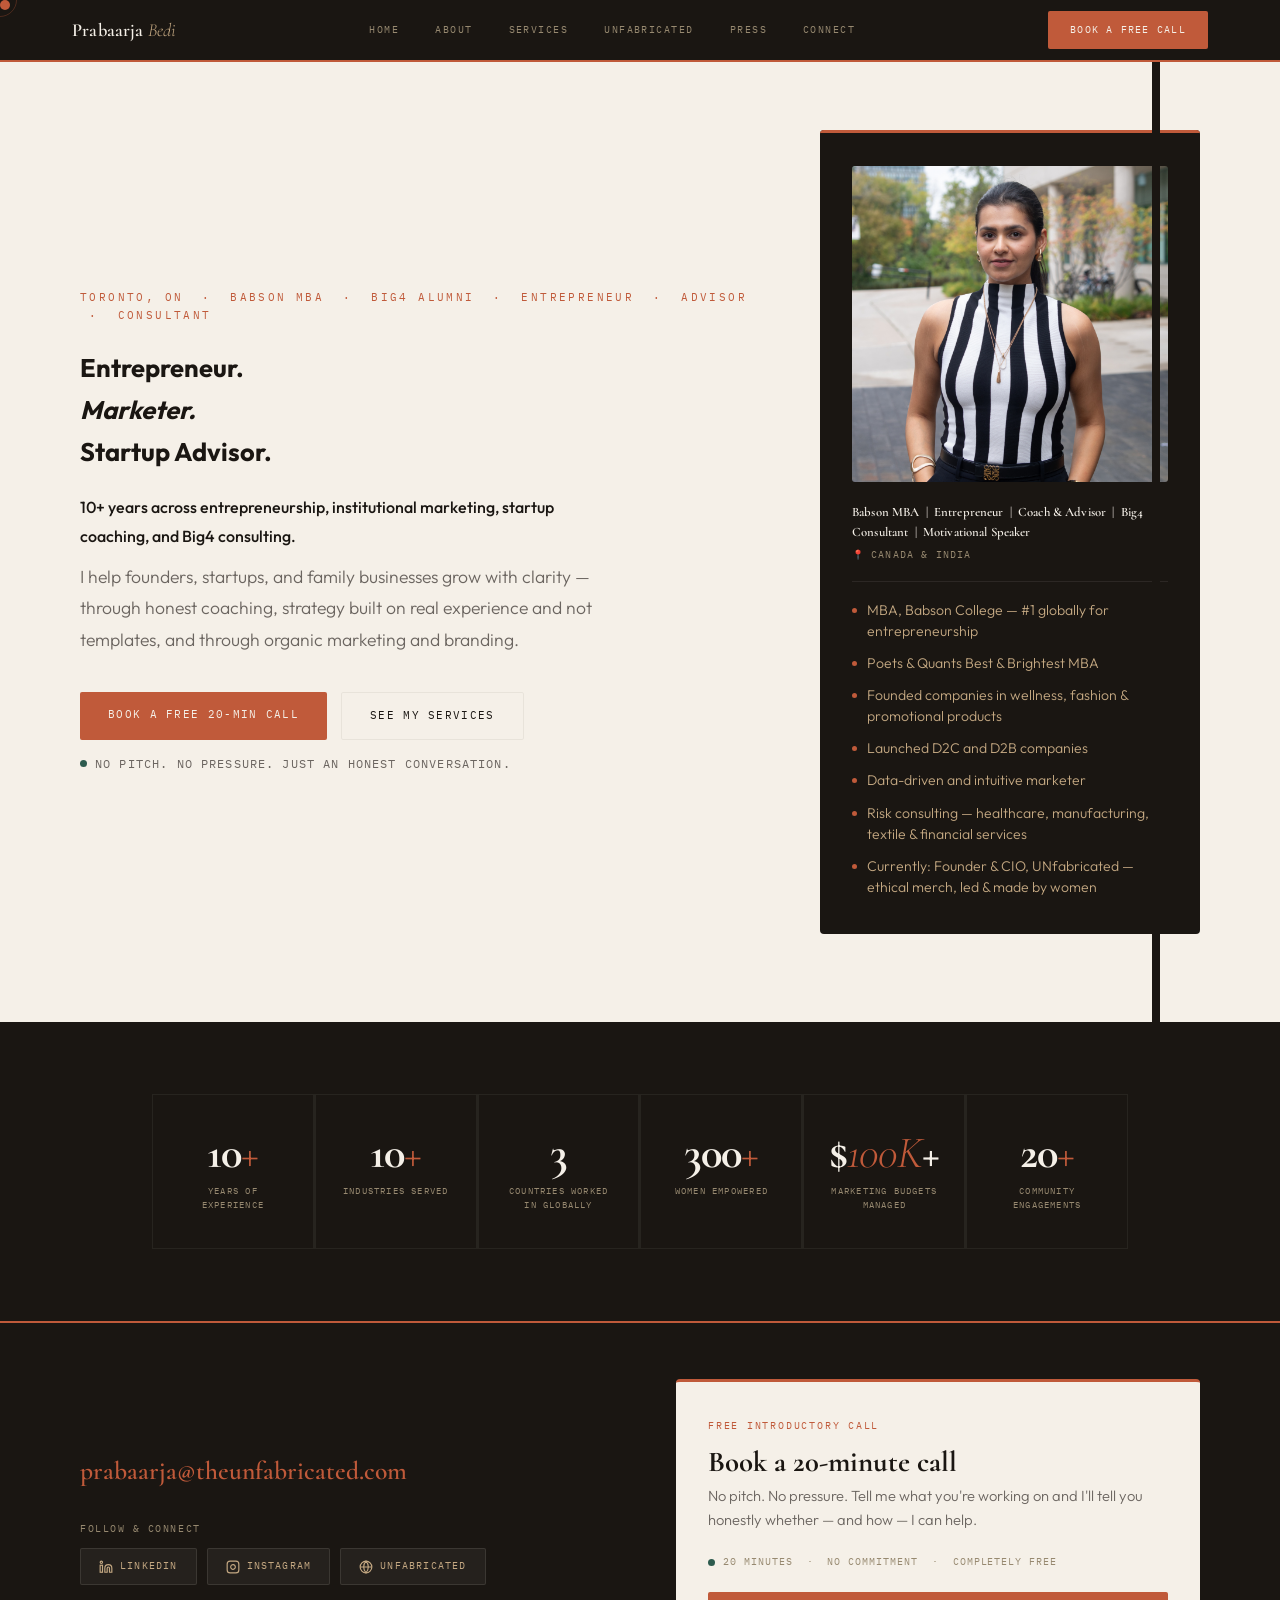
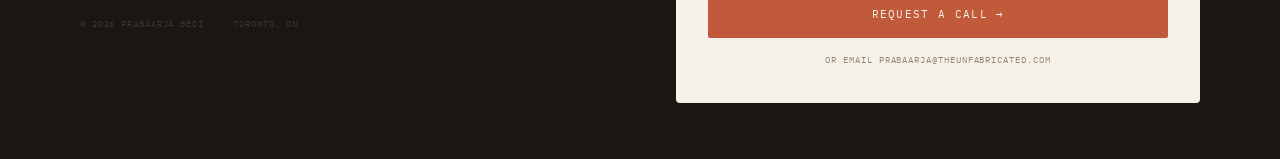
<file: index.html>
<!DOCTYPE html>
<html lang="en">
<head>
<meta charset="UTF-8">
<meta name="viewport" content="width=device-width, initial-scale=1.0">
<title>Prabaarja Bedi — Entrepreneur · Marketing Advisor · Startup Coach</title>
<link href="https://fonts.googleapis.com/css2?family=Cormorant:ital,wght@0,500;0,600;0,700;1,300;1,400&family=Outfit:wght@300;400;500;600&family=IBM+Plex+Mono:wght@300;400&display=swap" rel="stylesheet">
<style>
*, *::before, *::after { box-sizing: border-box; margin: 0; padding: 0; }
:root {
  --charcoal: #1A1612; --cream: #F5F0E8; --terra: #C05A3A; --forest: #2D5B4E;
  --sand: #C4A882; --blush: #F3E2D8; --sage-lt: #E8EFEC; --grey-60: #6B6560;
  --stone: #978970; --mist: #E8E3DA;
  --serif: 'Cormorant', Georgia, serif; --sans: 'Outfit', system-ui, sans-serif;
  --mono: 'IBM Plex Mono', monospace; --pad: 72px;
}
html { scroll-behavior: smooth; }
body { background: var(--cream); color: var(--charcoal); font-family: var(--sans); font-size: 17px; line-height: 1.65; -webkit-font-smoothing: antialiased; cursor: none; overflow-x: hidden; }
.cursor { width:10px;height:10px;background:var(--terra);border-radius:50%;position:fixed;top:0;left:0;pointer-events:none;z-index:9999;transition:transform 0.1s; }
.cursor-ring { width:34px;height:34px;border:1.5px solid var(--terra);border-radius:50%;position:fixed;top:0;left:0;pointer-events:none;z-index:9998;opacity:0.3;transition:transform 0.3s cubic-bezier(0.23,1,0.32,1); }
.cursor.big { transform:scale(2.4);background:var(--charcoal); }
.cursor-ring.big { opacity:0.1; }
nav { position:fixed;top:0;left:0;right:0;z-index:200;background:var(--charcoal);border-bottom:2px solid var(--terra);padding:0 var(--pad);display:flex;align-items:center;justify-content:space-between;height:62px; }
.nav-logo { font-family:var(--serif);font-size:1.15rem;font-weight:600;letter-spacing:0.01em;color:var(--cream);text-decoration:none; }
.nav-logo em { font-style:italic;font-weight:300;color:var(--sand); }
.nav-links { display:flex;gap:36px;align-items:center; }
.nav-links a { font-family:var(--mono);font-size:0.65rem;letter-spacing:0.14em;text-transform:uppercase;color:var(--stone);text-decoration:none;transition:color 0.2s; }
.nav-links a:hover, .nav-links a.active { color:var(--cream); }
.nav-cta { font-family:var(--mono);font-size:0.65rem;letter-spacing:0.12em;text-transform:uppercase;background:var(--terra);color:var(--cream);padding:10px 22px;border-radius:2px;text-decoration:none;transition:opacity 0.2s,transform 0.2s; }
.nav-cta:hover { opacity:0.88;transform:translateY(-1px); }
.btn-terra { font-family:var(--mono);font-size:0.68rem;letter-spacing:0.12em;text-transform:uppercase;padding:14px 28px;background:var(--terra);color:var(--cream);border-radius:2px;text-decoration:none;display:inline-block;transition:opacity 0.2s,transform 0.2s;border:none;cursor:none; }
.btn-terra:hover { opacity:0.88;transform:translateY(-2px); }
.btn-outline { font-family:var(--mono);font-size:0.68rem;letter-spacing:0.12em;text-transform:uppercase;padding:14px 28px;background:transparent;color:var(--charcoal);border:1px solid var(--mist);border-radius:2px;text-decoration:none;display:inline-block;transition:border-color 0.2s,color 0.2s;cursor:none; }
.btn-outline:hover { border-color:var(--charcoal); }
.reveal { opacity:0;transform:translateY(18px);transition:opacity 0.55s ease,transform 0.55s ease; }
.reveal.visible { opacity:1;transform:translateY(0); }
#home { min-height:100vh;padding:130px var(--pad) 88px;background:var(--cream);position:relative;overflow:hidden; }
#home::after { content:'';position:absolute;top:0;right:120px;width:8px;height:100%;background:var(--charcoal);opacity:1;pointer-events:none; }
.hero-inner { max-width:1120px;margin:0 auto;display:grid;grid-template-columns:1fr 380px;gap:72px;align-items:center; }
.hero-eyebrow { font-family:var(--mono);font-size:0.68rem;letter-spacing:0.22em;text-transform:uppercase;color:var(--terra);margin-bottom:22px;opacity:0;animation:up 0.5s 0.1s forwards; }
.hero h1 { font-family:var(--serif);font-weight:700;font-size:clamp(4rem,7.5vw,7.8rem);line-height:0.93;letter-spacing:-2px;color:var(--charcoal);opacity:0;animation:up 0.6s 0.25s forwards; }
.hero h1 em { font-style:italic;font-weight:300;color:var(--terra); }
.hero-sub { margin-top:28px;font-size:1.1rem;font-weight:300;line-height:1.8;color:var(--grey-60);max-width:520px;opacity:0;animation:up 0.5s 0.45s forwards; }
.hero-ctas { margin-top:36px;display:flex;gap:14px;flex-wrap:wrap;opacity:0;animation:up 0.5s 0.6s forwards; }
.free-call-badge { display:inline-flex;align-items:center;gap:8px;font-family:var(--mono);font-size:0.72rem;letter-spacing:0.1em;text-transform:uppercase;color:var(--grey-60);margin-top:14px; }
.badge-dot { width:7px;height:7px;border-radius:50%;background:var(--forest);flex-shrink:0;animation:pulse 2s ease-in-out infinite; }
@keyframes pulse { 0%,100%{opacity:1;} 50%{opacity:0.3;} }
.hero-card { background:var(--charcoal);border-radius:4px;padding:36px 32px;position:relative;overflow:hidden;opacity:0;animation:up 0.6s 0.5s forwards; }
.hero-card::before { content:'';position:absolute;top:0;left:0;right:0;height:3px;background:var(--terra); }
.hc-name { font-family:var(--serif);font-weight:600;font-size:1.25rem;color:var(--cream);margin-bottom:4px; }
.hc-title { font-family:var(--mono);font-size:0.6rem;letter-spacing:0.12em;text-transform:uppercase;color:var(--stone);margin-bottom:22px; }
.hc-divider { height:1px;background:rgba(245,240,232,0.08);margin-bottom:18px; }
.hc-item { display:flex;gap:10px;align-items:flex-start;margin-bottom:11px;font-size:0.88rem;font-weight:300;color:var(--sand);line-height:1.5; }
.hc-item:last-child { margin-bottom:0; }
.hc-dot { width:5px;height:5px;border-radius:50%;background:var(--terra);flex-shrink:0;margin-top:8px; }
@keyframes up { from{opacity:0;transform:translateY(14px);} to{opacity:1;transform:translateY(0);} }
#impact { background:var(--charcoal); }
.impact-wrap { max-width:1120px;margin:0 auto;padding:72px var(--pad); }
.impact-grid { display:grid;grid-template-columns:repeat(6,1fr);gap:1px;background:rgba(245,240,232,0.06); }
.impact-cell { background:var(--charcoal);padding:36px 24px;text-align:center;border:1px solid rgba(245,240,232,0.06);transition:background 0.2s; }
.impact-cell:hover { background:rgba(192,90,58,0.07); }
.impact-num { font-family:var(--serif);font-weight:700;font-size:2.8rem;color:var(--cream);line-height:1;letter-spacing:-1px;display:block; }
.impact-num em { font-style:italic;font-weight:300;color:var(--terra); }
.impact-lbl { font-family:var(--mono);font-size:0.58rem;letter-spacing:0.13em;text-transform:uppercase;color:var(--stone);display:block;margin-top:8px;line-height:1.5; }
footer { background:var(--charcoal);border-top:1px solid rgba(245,240,232,0.06);padding:22px var(--pad);display:flex;justify-content:space-between;align-items:center;flex-wrap:wrap;gap:12px; }
footer span { font-family:var(--mono);font-size:0.58rem;letter-spacing:0.1em;text-transform:uppercase;color:#3a3633; }
footer a { color:#3a3633;text-decoration:none;transition:color 0.2s; }
footer a:hover { color:var(--stone); }
.hero-photo { width:100%;border-radius:3px;display:block;aspect-ratio:1;object-fit:cover;object-position:top center;margin-bottom:20px; }
@media (max-width:1024px) { :root{--pad:40px;} .hero-inner{grid-template-columns:1fr;} .hero-card{display:none;} #home::after{display:none;} .impact-grid{grid-template-columns:repeat(3,1fr);} }
@media (max-width:640px) { :root{--pad:22px;} body{font-size:16px;} .impact-grid{grid-template-columns:1fr;} .nav-links{display:none;} footer{flex-direction:column;align-items:flex-start;} }
</style>
</head>
<body>
<div class="cursor" id="cursor"></div>
<div class="cursor-ring" id="ring"></div>

<nav>
  <a href="index.html" class="nav-logo">Prabaarja <em>Bedi</em></a>
  <div class="nav-links">
    <a href="index.html">Home</a>
    <a href="about.html">About</a>
    <a href="services.html">Services</a>
    <a href="unfabricated.html">UNfabricated</a>
    <a href="press.html">Press</a>
    <a href="contact.html">Connect</a>
  </div>
  <a href="https://calendly.com/prabaarjabedi/20min-discovery-call" class="nav-cta">Book a free call</a>
</nav>

<section id="home">
  <div class="hero-inner">
    <div>
      <p class="hero-eyebrow">Toronto, ON &nbsp;·&nbsp; Babson MBA &nbsp;·&nbsp; Big4 Alumni &nbsp;·&nbsp; Entrepreneur &nbsp;·&nbsp; Advisor &nbsp;·&nbsp; Consultant</p>
      <h1>
        Entrepreneur.<br>
        <em>Marketer.</em><br>
        Startup Advisor.
      </h1>
      <p class="hero-sub" style="font-size:1.0rem;font-weight:500;color:var(--charcoal);margin-bottom:10px;margin-top:20px;">
        10+ years across entrepreneurship, institutional marketing, startup coaching, and Big4 consulting.
      </p>
      <p class="hero-sub" style="margin-top:0;">
        I help founders, startups, and family businesses grow with clarity — through honest coaching,
        strategy built on real experience and not templates, and through organic marketing and branding.
      </p>
      <div class="hero-ctas">
        <a href="https://calendly.com/prabaarjabedi/20min-discovery-call" class="btn-terra">Book a free 20-min call</a>
        <a href="services.html" class="btn-outline">See my services</a>
      </div>
      <div class="free-call-badge">
        <div class="badge-dot"></div>
        No Pitch. No Pressure. Just an honest conversation.
      </div>
    </div>
    <div class="hero-card">
      <img src="images/headshot.jpg" alt="Prabaarja Bedi" class="hero-photo">
      <div class="hc-name" style="font-size:0.8rem;line-height:1.6;letter-spacing:0.01em;">Babson MBA &nbsp;|&nbsp; Entrepreneur &nbsp;|&nbsp; Coach &amp; Advisor &nbsp;|&nbsp; Big4 Consultant &nbsp;|&nbsp; Motivational Speaker</div>
      <div class="hc-title" style="display:flex;align-items:center;gap:6px;margin-bottom:18px;">
        <span style="color:var(--terra);">📍</span> Canada &amp; India
      </div>
      <div class="hc-divider"></div>
      <div class="hc-item"><div class="hc-dot"></div><span>MBA, Babson College — #1 globally for entrepreneurship</span></div>
      <div class="hc-item"><div class="hc-dot"></div><span>Poets &amp; Quants Best &amp; Brightest MBA</span></div>
      <div class="hc-item"><div class="hc-dot"></div><span>Founded companies in wellness, fashion &amp; promotional products</span></div>
      <div class="hc-item"><div class="hc-dot"></div><span>Launched D2C and D2B companies</span></div>
      <div class="hc-item"><div class="hc-dot"></div><span>Data-driven and intuitive marketer</span></div>
      <div class="hc-item"><div class="hc-dot"></div><span>Risk consulting — healthcare, manufacturing, textile &amp; financial services</span></div>
      <div class="hc-item"><div class="hc-dot"></div><span>Currently: Founder &amp; CIO, UNfabricated — ethical merch, led &amp; made by women</span></div>
    </div>
  </div>
</section>

<section id="impact">
  <div class="impact-wrap">
    <div class="impact-grid">
      <div class="impact-cell reveal"><span class="impact-num">10<em>+</em></span><span class="impact-lbl">Years of experience</span></div>
      <div class="impact-cell reveal"><span class="impact-num">10<em>+</em></span><span class="impact-lbl">Industries served</span></div>
      <div class="impact-cell reveal"><span class="impact-num">3</span><span class="impact-lbl">Countries worked in globally</span></div>
      <div class="impact-cell reveal"><span class="impact-num">300<em>+</em></span><span class="impact-lbl">Women empowered</span></div>
      <div class="impact-cell reveal"><span class="impact-num">$<em>100K</em>+</span><span class="impact-lbl">Marketing budgets managed</span></div>
      <div class="impact-cell reveal"><span class="impact-num">20<em>+</em></span><span class="impact-lbl">Community engagements</span></div>
    </div>
  </div>
</section>



<script>
const cur=document.getElementById('cursor'),rng=document.getElementById('ring');
let mx=0,my=0,rx=0,ry=0;
document.addEventListener('mousemove',e=>{mx=e.clientX;my=e.clientY;cur.style.transform=`translate(${mx-5}px,${my-5}px)`;});
(function loop(){rx+=(mx-rx)*0.1;ry+=(my-ry)*0.1;rng.style.transform=`translate(${rx-17}px,${ry-17}px)`;requestAnimationFrame(loop);})();
document.querySelectorAll('a,button').forEach(el=>{el.addEventListener('mouseenter',()=>{cur.classList.add('big');rng.classList.add('big');});el.addEventListener('mouseleave',()=>{cur.classList.remove('big');rng.classList.remove('big');});});
const obs=new IntersectionObserver(entries=>{entries.forEach(e=>{if(e.isIntersecting)e.target.classList.add('visible');});},{threshold:0.08});
document.querySelectorAll('.reveal').forEach(el=>obs.observe(el));
</script>
<!-- ── FOOTER ── -->
<footer style="background:var(--charcoal);border-top:2px solid var(--terra);padding:56px var(--pad);">
  <div style="max-width:1120px;margin:0 auto;display:grid;grid-template-columns:1fr 1fr;gap:72px;align-items:center;">
    <div>
      <a href="mailto:prabaarja@theunfabricated.com" style="font-family:var(--serif);font-size:1.6rem;font-weight:600;color:var(--terra);text-decoration:none;display:block;margin-bottom:28px;transition:color 0.2s;">prabaarja@theunfabricated.com</a>
      <div style="font-family:var(--mono);font-size:0.6rem;letter-spacing:0.16em;text-transform:uppercase;color:var(--stone);margin-bottom:12px;">Follow &amp; connect</div>
      <div style="display:flex;gap:10px;flex-wrap:wrap;">
        <a href="https://www.linkedin.com/in/prabaarjabedi/" target="_blank" style="font-family:var(--mono);font-size:0.62rem;letter-spacing:0.12em;text-transform:uppercase;padding:9px 18px;border-radius:2px;background:rgba(245,240,232,0.05);border:1px solid rgba(245,240,232,0.1);color:var(--sand);text-decoration:none;display:flex;align-items:center;gap:7px;transition:background 0.2s,border-color 0.2s;"><svg width="14" height="14" viewBox="0 0 24 24" fill="none" stroke="currentColor" stroke-width="2"><path d="M16 8a6 6 0 0 1 6 6v7h-4v-7a2 2 0 0 0-2-2 2 2 0 0 0-2 2v7h-4v-7a6 6 0 0 1 6-6z"/><rect x="2" y="9" width="4" height="12"/><circle cx="4" cy="4" r="2"/></svg>LinkedIn</a>
        <a href="https://instagram.com/unfabricated" target="_blank" style="font-family:var(--mono);font-size:0.62rem;letter-spacing:0.12em;text-transform:uppercase;padding:9px 18px;border-radius:2px;background:rgba(245,240,232,0.05);border:1px solid rgba(245,240,232,0.1);color:var(--sand);text-decoration:none;display:flex;align-items:center;gap:7px;transition:background 0.2s,border-color 0.2s;"><svg width="14" height="14" viewBox="0 0 24 24" fill="none" stroke="currentColor" stroke-width="2"><rect x="2" y="2" width="20" height="20" rx="5" ry="5"/><path d="M16 11.37A4 4 0 1 1 12.63 8 4 4 0 0 1 16 11.37z"/><line x1="17.5" y1="6.5" x2="17.51" y2="6.5"/></svg>Instagram</a>
        <a href="https://theunfabricated.com" target="_blank" style="font-family:var(--mono);font-size:0.62rem;letter-spacing:0.12em;text-transform:uppercase;padding:9px 18px;border-radius:2px;background:rgba(245,240,232,0.05);border:1px solid rgba(245,240,232,0.1);color:var(--sand);text-decoration:none;display:flex;align-items:center;gap:7px;transition:background 0.2s,border-color 0.2s;"><svg width="14" height="14" viewBox="0 0 24 24" fill="none" stroke="currentColor" stroke-width="2"><circle cx="12" cy="12" r="10"/><path d="M2 12h20M12 2a15.3 15.3 0 0 1 4 10 15.3 15.3 0 0 1-4 10 15.3 15.3 0 0 1-4-10 15.3 15.3 0 0 1 4-10z"/></svg>UNfabricated</a>
      </div>
      <div style="margin-top:32px;font-family:var(--mono);font-size:0.56rem;letter-spacing:0.1em;text-transform:uppercase;color:#3a3633;">&copy; 2026 Prabaarja Bedi &nbsp;·&nbsp; Toronto, ON</div>
    </div>
    <div>
      <div style="background:var(--cream);border-radius:4px;padding:36px 32px;border-top:3px solid var(--terra);">
        <span style="font-family:var(--mono);font-size:0.62rem;letter-spacing:0.18em;text-transform:uppercase;color:var(--terra);margin-bottom:12px;display:block;">Free introductory call</span>
        <div style="font-family:var(--serif);font-weight:700;font-size:1.8rem;color:var(--charcoal);margin-bottom:6px;line-height:1.1;">Book a 20-minute call</div>
        <div style="font-size:0.92rem;font-weight:300;color:var(--grey-60);line-height:1.65;margin-bottom:22px;">No pitch. No pressure. Tell me what you're working on and I'll tell you honestly whether — and how — I can help.</div>
        <div style="display:flex;align-items:center;gap:8px;font-family:var(--mono);font-size:0.6rem;letter-spacing:0.1em;text-transform:uppercase;color:var(--stone);margin-bottom:22px;"><div style="width:7px;height:7px;border-radius:50%;background:var(--forest);flex-shrink:0;"></div>20 minutes &nbsp;·&nbsp; No commitment &nbsp;·&nbsp; Completely free</div>
        <a href="https://calendly.com/prabaarjabedi/20min-discovery-call" style="font-family:var(--mono);font-size:0.68rem;letter-spacing:0.12em;text-transform:uppercase;padding:14px 28px;background:var(--terra);color:var(--cream);border-radius:2px;text-decoration:none;display:block;text-align:center;transition:opacity 0.2s;">Request a call →</a>
        <div style="margin-top:14px;text-align:center;font-family:var(--mono);font-size:0.58rem;letter-spacing:0.1em;text-transform:uppercase;color:var(--stone);">Or email prabaarja@theunfabricated.com</div>
      </div>
    </div>
  </div>
</footer>

</body>
</html>
</file>
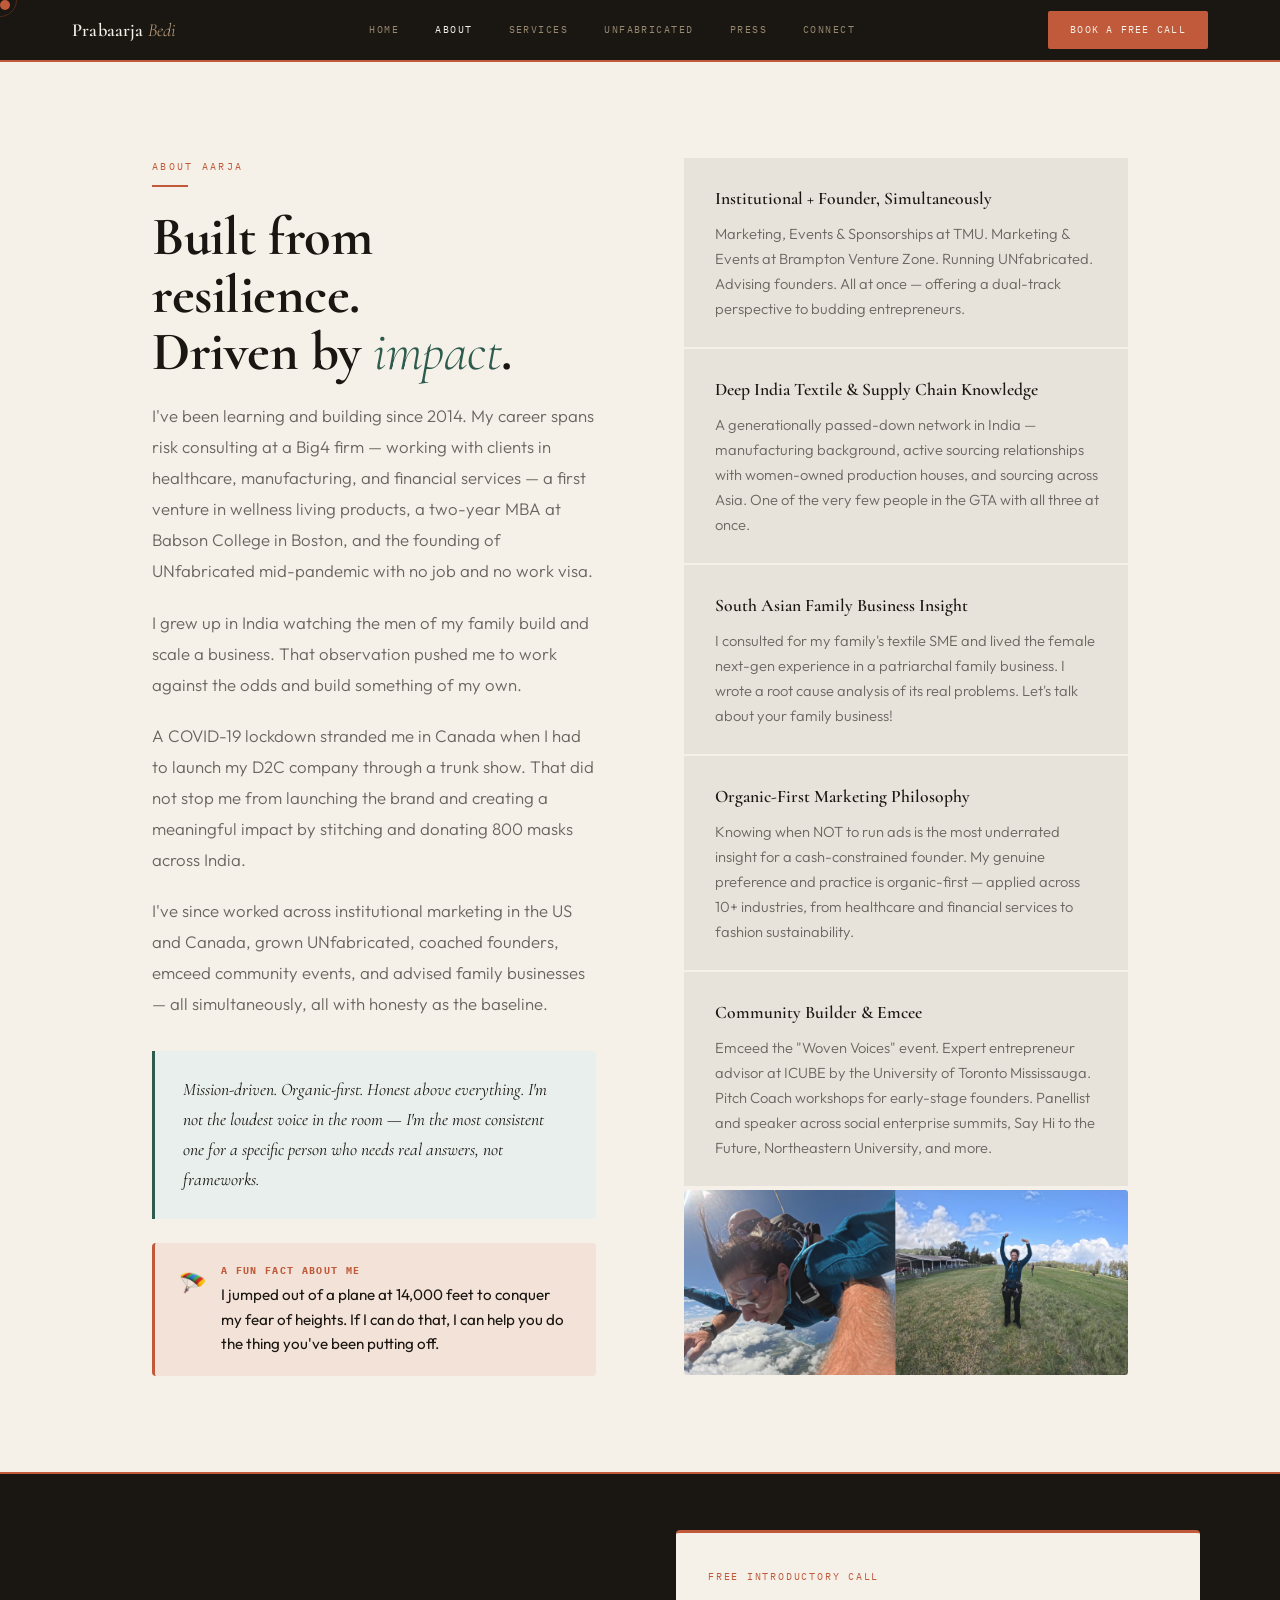
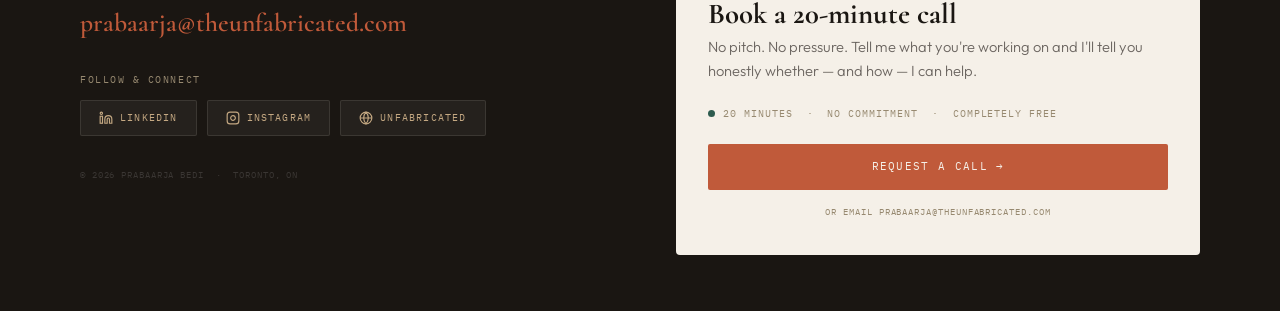
<file: about.html>
<!DOCTYPE html>
<html lang="en">
<head>
<meta charset="UTF-8">
<meta name="viewport" content="width=device-width, initial-scale=1.0">
<title>About — Prabaarja Bedi</title>
<link href="https://fonts.googleapis.com/css2?family=Cormorant:ital,wght@0,500;0,600;0,700;1,300;1,400&family=Outfit:wght@300;400;500;600&family=IBM+Plex+Mono:wght@300;400&display=swap" rel="stylesheet">
<style>
*, *::before, *::after { box-sizing: border-box; margin: 0; padding: 0; }
:root { --charcoal:#1A1612;--cream:#F5F0E8;--terra:#C05A3A;--forest:#2D5B4E;--sand:#C4A882;--blush:#F3E2D8;--sage-lt:#E8EFEC;--grey-60:#6B6560;--stone:#978970;--mist:#E8E3DA;--serif:'Cormorant',Georgia,serif;--sans:'Outfit',system-ui,sans-serif;--mono:'IBM Plex Mono',monospace;--pad:72px; }
html { scroll-behavior:smooth; }
body { background:var(--cream);color:var(--charcoal);font-family:var(--sans);font-size:17px;line-height:1.65;-webkit-font-smoothing:antialiased;cursor:none;overflow-x:hidden; }
.cursor { width:10px;height:10px;background:var(--terra);border-radius:50%;position:fixed;top:0;left:0;pointer-events:none;z-index:9999;transition:transform 0.1s; }
.cursor-ring { width:34px;height:34px;border:1.5px solid var(--terra);border-radius:50%;position:fixed;top:0;left:0;pointer-events:none;z-index:9998;opacity:0.3;transition:transform 0.3s cubic-bezier(0.23,1,0.32,1); }
.cursor.big { transform:scale(2.4);background:var(--charcoal); }
.cursor-ring.big { opacity:0.1; }
nav { position:fixed;top:0;left:0;right:0;z-index:200;background:var(--charcoal);border-bottom:2px solid var(--terra);padding:0 var(--pad);display:flex;align-items:center;justify-content:space-between;height:62px; }
.nav-logo { font-family:var(--serif);font-size:1.15rem;font-weight:600;letter-spacing:0.01em;color:var(--cream);text-decoration:none; }
.nav-logo em { font-style:italic;font-weight:300;color:var(--sand); }
.nav-links { display:flex;gap:36px;align-items:center; }
.nav-links a { font-family:var(--mono);font-size:0.65rem;letter-spacing:0.14em;text-transform:uppercase;color:var(--stone);text-decoration:none;transition:color 0.2s; }
.nav-links a:hover, .nav-links a.active { color:var(--cream); }
.nav-cta { font-family:var(--mono);font-size:0.65rem;letter-spacing:0.12em;text-transform:uppercase;background:var(--terra);color:var(--cream);padding:10px 22px;border-radius:2px;text-decoration:none;transition:opacity 0.2s,transform 0.2s; }
.nav-cta:hover { opacity:0.88;transform:translateY(-1px); }
.sec-wrap { max-width:1120px;margin:0 auto;padding:96px var(--pad); }
.sec-eyebrow { font-family:var(--mono);font-size:0.65rem;letter-spacing:0.22em;text-transform:uppercase;color:var(--terra);margin-bottom:10px;display:block; }
.sec-rule { width:36px;height:2px;background:var(--terra);margin-bottom:22px;display:block; }
.sec-title { font-family:var(--serif);font-weight:700;font-size:clamp(2.4rem,4.5vw,3.4rem);line-height:1.06;letter-spacing:-0.5px;color:var(--charcoal);margin-bottom:18px; }
.sec-title em { font-style:italic;font-weight:300;color:var(--terra); }
.sec-title.forest-em em { color:var(--forest); }
.reveal { opacity:0;transform:translateY(18px);transition:opacity 0.55s ease,transform 0.55s ease; }
.reveal.visible { opacity:1;transform:translateY(0); }
#about { background:var(--cream);padding-top:62px; }
.about-grid { display:grid;grid-template-columns:1fr 1fr;gap:88px;align-items:start; }
.about-body { font-size:1.05rem;font-weight:300;color:var(--grey-60);line-height:1.85;margin-bottom:20px; }
.about-pull { margin-top:32px;padding:24px 28px;border-left:3px solid var(--forest);background:var(--sage-lt);border-radius:0 4px 4px 0; }
.about-pull p { font-family:var(--serif);font-style:italic;font-size:1.1rem;font-weight:400;color:var(--charcoal);line-height:1.7; }
.fun-fact { margin-top:24px;padding:20px 24px;background:var(--blush);border-radius:4px;border-left:3px solid var(--terra);display:flex;gap:14px;align-items:flex-start; }
.fun-fact-icon { font-size:1.4rem;flex-shrink:0;margin-top:2px; }
.fun-fact p { font-size:0.95rem;font-weight:400;color:var(--charcoal);line-height:1.6; }
.fun-fact p strong { font-family:var(--mono);font-size:0.6rem;letter-spacing:0.14em;text-transform:uppercase;color:var(--terra);display:block;margin-bottom:5px; }
.about-cards { display:flex;flex-direction:column;gap:2px; }
.about-card { background:var(--mist);padding:26px 28px;border-left:3px solid transparent;transition:border-color 0.2s,background 0.2s; }
.about-card:hover { border-color:var(--terra);background:var(--blush); }
.about-card h3 { font-family:var(--serif);font-weight:600;font-size:1.1rem;color:var(--charcoal);margin-bottom:8px; }
.about-card p { font-size:0.92rem;font-weight:300;color:var(--grey-60);line-height:1.7; }
.about-skydive { width:100%;height:auto;display:block;border-radius:3px;margin-top:2px;opacity:0.92; }
footer { background:var(--charcoal);border-top:1px solid rgba(245,240,232,0.06);padding:22px var(--pad);display:flex;justify-content:space-between;align-items:center;flex-wrap:wrap;gap:12px; }
footer span { font-family:var(--mono);font-size:0.58rem;letter-spacing:0.1em;text-transform:uppercase;color:#3a3633; }
footer a { color:#3a3633;text-decoration:none;transition:color 0.2s; }
footer a:hover { color:var(--stone); }
@media (max-width:1024px) { :root{--pad:40px;} .about-grid{grid-template-columns:1fr;gap:44px;} }
@media (max-width:640px) { :root{--pad:22px;} body{font-size:16px;} .nav-links{display:none;} footer{flex-direction:column;align-items:flex-start;} }
</style>
</head>
<body>
<div class="cursor" id="cursor"></div>
<div class="cursor-ring" id="ring"></div>

<nav>
  <a href="index.html" class="nav-logo">Prabaarja <em>Bedi</em></a>
  <div class="nav-links">
    <a href="index.html">Home</a>
    <a href="about.html" class="active">About</a>
    <a href="services.html">Services</a>
    <a href="unfabricated.html">UNfabricated</a>
    <a href="press.html">Press</a>
    <a href="contact.html">Connect</a>
  </div>
  <a href="https://calendly.com/prabaarjabedi/20min-discovery-call" class="nav-cta">Book a free call</a>
</nav>

<section id="about">
  <div class="sec-wrap">
    <div class="about-grid">
      <div>
        <span class="sec-eyebrow">About Aarja</span>
        <span class="sec-rule"></span>
        <h2 class="sec-title forest-em">Built from<br>resilience.<br>Driven by <em>impact</em>.</h2>
        <p class="about-body">I've been learning and building since 2014. My career spans risk consulting at a Big4 firm — working with clients in healthcare, manufacturing, and financial services — a first venture in wellness living products, a two-year MBA at Babson College in Boston, and the founding of UNfabricated mid-pandemic with no job and no work visa.</p>
        <p class="about-body">I grew up in India watching the men of my family build and scale a business. That observation pushed me to work against the odds and build something of my own.</p>
        <p class="about-body">A COVID-19 lockdown stranded me in Canada when I had to launch my D2C company through a trunk show. That did not stop me from launching the brand and creating a meaningful impact by stitching and donating 800 masks across India.</p>
        <p class="about-body">I've since worked across institutional marketing in the US and Canada, grown UNfabricated, coached founders, emceed community events, and advised family businesses — all simultaneously, all with honesty as the baseline.</p>
        <div class="about-pull">
          <p>Mission-driven. Organic-first. Honest above everything. I'm not the loudest voice in the room — I'm the most consistent one for a specific person who needs real answers, not frameworks.</p>
        </div>
        <div class="fun-fact">
          <div class="fun-fact-icon">🪂</div>
          <p><strong>A fun fact about me</strong>I jumped out of a plane at 14,000 feet to conquer my fear of heights. If I can do that, I can help you do the thing you've been putting off.</p>
        </div>
      </div>
      <div class="about-cards" style="position:relative;">
        <div class="about-card reveal">
          <h3>Institutional + Founder, Simultaneously</h3>
          <p>Marketing, Events &amp; Sponsorships at TMU. Marketing &amp; Events at Brampton Venture Zone. Running UNfabricated. Advising founders. All at once — offering a dual-track perspective to budding entrepreneurs.</p>
        </div>
        <div class="about-card reveal">
          <h3>Deep India Textile &amp; Supply Chain Knowledge</h3>
          <p>A generationally passed-down network in India — manufacturing background, active sourcing relationships with women-owned production houses, and sourcing across Asia. One of the very few people in the GTA with all three at once.</p>
        </div>
        <div class="about-card reveal">
          <h3>South Asian Family Business Insight</h3>
          <p>I consulted for my family's textile SME and lived the female next-gen experience in a patriarchal family business. I wrote a root cause analysis of its real problems. Let's talk about your family business!</p>
        </div>
        <div class="about-card reveal">
          <h3>Organic-First Marketing Philosophy</h3>
          <p>Knowing when NOT to run ads is the most underrated insight for a cash-constrained founder. My genuine preference and practice is organic-first — applied across 10+ industries, from healthcare and financial services to fashion sustainability.</p>
        </div>
        <div class="about-card reveal">
          <h3>Community Builder &amp; Emcee</h3>
          <p>Emceed the "Woven Voices" event. Expert entrepreneur advisor at ICUBE by the University of Toronto Mississauga. Pitch Coach workshops for early-stage founders. Panellist and speaker across social enterprise summits, Say Hi to the Future, Northeastern University, and more.</p>
        </div>
        <img src="images/skydive.jpg" alt="Aarja skydiving at 14,000 feet" class="about-skydive">
      </div>
    </div>
  </div>
</section>



<script>
const cur=document.getElementById('cursor'),rng=document.getElementById('ring');
let mx=0,my=0,rx=0,ry=0;
document.addEventListener('mousemove',e=>{mx=e.clientX;my=e.clientY;cur.style.transform=`translate(${mx-5}px,${my-5}px)`;});
(function loop(){rx+=(mx-rx)*0.1;ry+=(my-ry)*0.1;rng.style.transform=`translate(${rx-17}px,${ry-17}px)`;requestAnimationFrame(loop);})();
document.querySelectorAll('a,button').forEach(el=>{el.addEventListener('mouseenter',()=>{cur.classList.add('big');rng.classList.add('big');});el.addEventListener('mouseleave',()=>{cur.classList.remove('big');rng.classList.remove('big');});});
const obs=new IntersectionObserver(entries=>{entries.forEach(e=>{if(e.isIntersecting)e.target.classList.add('visible');});},{threshold:0.08});
document.querySelectorAll('.reveal').forEach(el=>obs.observe(el));
</script>
<!-- ── FOOTER ── -->
<footer style="background:var(--charcoal);border-top:2px solid var(--terra);padding:56px var(--pad);">
  <div style="max-width:1120px;margin:0 auto;display:grid;grid-template-columns:1fr 1fr;gap:72px;align-items:center;">
    <div>
      <a href="mailto:prabaarja@theunfabricated.com" style="font-family:var(--serif);font-size:1.6rem;font-weight:600;color:var(--terra);text-decoration:none;display:block;margin-bottom:28px;transition:color 0.2s;">prabaarja@theunfabricated.com</a>
      <div style="font-family:var(--mono);font-size:0.6rem;letter-spacing:0.16em;text-transform:uppercase;color:var(--stone);margin-bottom:12px;">Follow &amp; connect</div>
      <div style="display:flex;gap:10px;flex-wrap:wrap;">
        <a href="https://www.linkedin.com/in/prabaarjabedi/" target="_blank" style="font-family:var(--mono);font-size:0.62rem;letter-spacing:0.12em;text-transform:uppercase;padding:9px 18px;border-radius:2px;background:rgba(245,240,232,0.05);border:1px solid rgba(245,240,232,0.1);color:var(--sand);text-decoration:none;display:flex;align-items:center;gap:7px;transition:background 0.2s,border-color 0.2s;"><svg width="14" height="14" viewBox="0 0 24 24" fill="none" stroke="currentColor" stroke-width="2"><path d="M16 8a6 6 0 0 1 6 6v7h-4v-7a2 2 0 0 0-2-2 2 2 0 0 0-2 2v7h-4v-7a6 6 0 0 1 6-6z"/><rect x="2" y="9" width="4" height="12"/><circle cx="4" cy="4" r="2"/></svg>LinkedIn</a>
        <a href="https://instagram.com/unfabricated" target="_blank" style="font-family:var(--mono);font-size:0.62rem;letter-spacing:0.12em;text-transform:uppercase;padding:9px 18px;border-radius:2px;background:rgba(245,240,232,0.05);border:1px solid rgba(245,240,232,0.1);color:var(--sand);text-decoration:none;display:flex;align-items:center;gap:7px;transition:background 0.2s,border-color 0.2s;"><svg width="14" height="14" viewBox="0 0 24 24" fill="none" stroke="currentColor" stroke-width="2"><rect x="2" y="2" width="20" height="20" rx="5" ry="5"/><path d="M16 11.37A4 4 0 1 1 12.63 8 4 4 0 0 1 16 11.37z"/><line x1="17.5" y1="6.5" x2="17.51" y2="6.5"/></svg>Instagram</a>
        <a href="https://theunfabricated.com" target="_blank" style="font-family:var(--mono);font-size:0.62rem;letter-spacing:0.12em;text-transform:uppercase;padding:9px 18px;border-radius:2px;background:rgba(245,240,232,0.05);border:1px solid rgba(245,240,232,0.1);color:var(--sand);text-decoration:none;display:flex;align-items:center;gap:7px;transition:background 0.2s,border-color 0.2s;"><svg width="14" height="14" viewBox="0 0 24 24" fill="none" stroke="currentColor" stroke-width="2"><circle cx="12" cy="12" r="10"/><path d="M2 12h20M12 2a15.3 15.3 0 0 1 4 10 15.3 15.3 0 0 1-4 10 15.3 15.3 0 0 1-4-10 15.3 15.3 0 0 1 4-10z"/></svg>UNfabricated</a>
      </div>
      <div style="margin-top:32px;font-family:var(--mono);font-size:0.56rem;letter-spacing:0.1em;text-transform:uppercase;color:#3a3633;">&copy; 2026 Prabaarja Bedi &nbsp;·&nbsp; Toronto, ON</div>
    </div>
    <div>
      <div style="background:var(--cream);border-radius:4px;padding:36px 32px;border-top:3px solid var(--terra);">
        <span style="font-family:var(--mono);font-size:0.62rem;letter-spacing:0.18em;text-transform:uppercase;color:var(--terra);margin-bottom:12px;display:block;">Free introductory call</span>
        <div style="font-family:var(--serif);font-weight:700;font-size:1.8rem;color:var(--charcoal);margin-bottom:6px;line-height:1.1;">Book a 20-minute call</div>
        <div style="font-size:0.92rem;font-weight:300;color:var(--grey-60);line-height:1.65;margin-bottom:22px;">No pitch. No pressure. Tell me what you're working on and I'll tell you honestly whether — and how — I can help.</div>
        <div style="display:flex;align-items:center;gap:8px;font-family:var(--mono);font-size:0.6rem;letter-spacing:0.1em;text-transform:uppercase;color:var(--stone);margin-bottom:22px;"><div style="width:7px;height:7px;border-radius:50%;background:var(--forest);flex-shrink:0;"></div>20 minutes &nbsp;·&nbsp; No commitment &nbsp;·&nbsp; Completely free</div>
        <a href="https://calendly.com/prabaarjabedi/20min-discovery-call" style="font-family:var(--mono);font-size:0.68rem;letter-spacing:0.12em;text-transform:uppercase;padding:14px 28px;background:var(--terra);color:var(--cream);border-radius:2px;text-decoration:none;display:block;text-align:center;transition:opacity 0.2s;">Request a call →</a>
        <div style="margin-top:14px;text-align:center;font-family:var(--mono);font-size:0.58rem;letter-spacing:0.1em;text-transform:uppercase;color:var(--stone);">Or email prabaarja@theunfabricated.com</div>
      </div>
    </div>
  </div>
</footer>

</body>
</html>
</file>
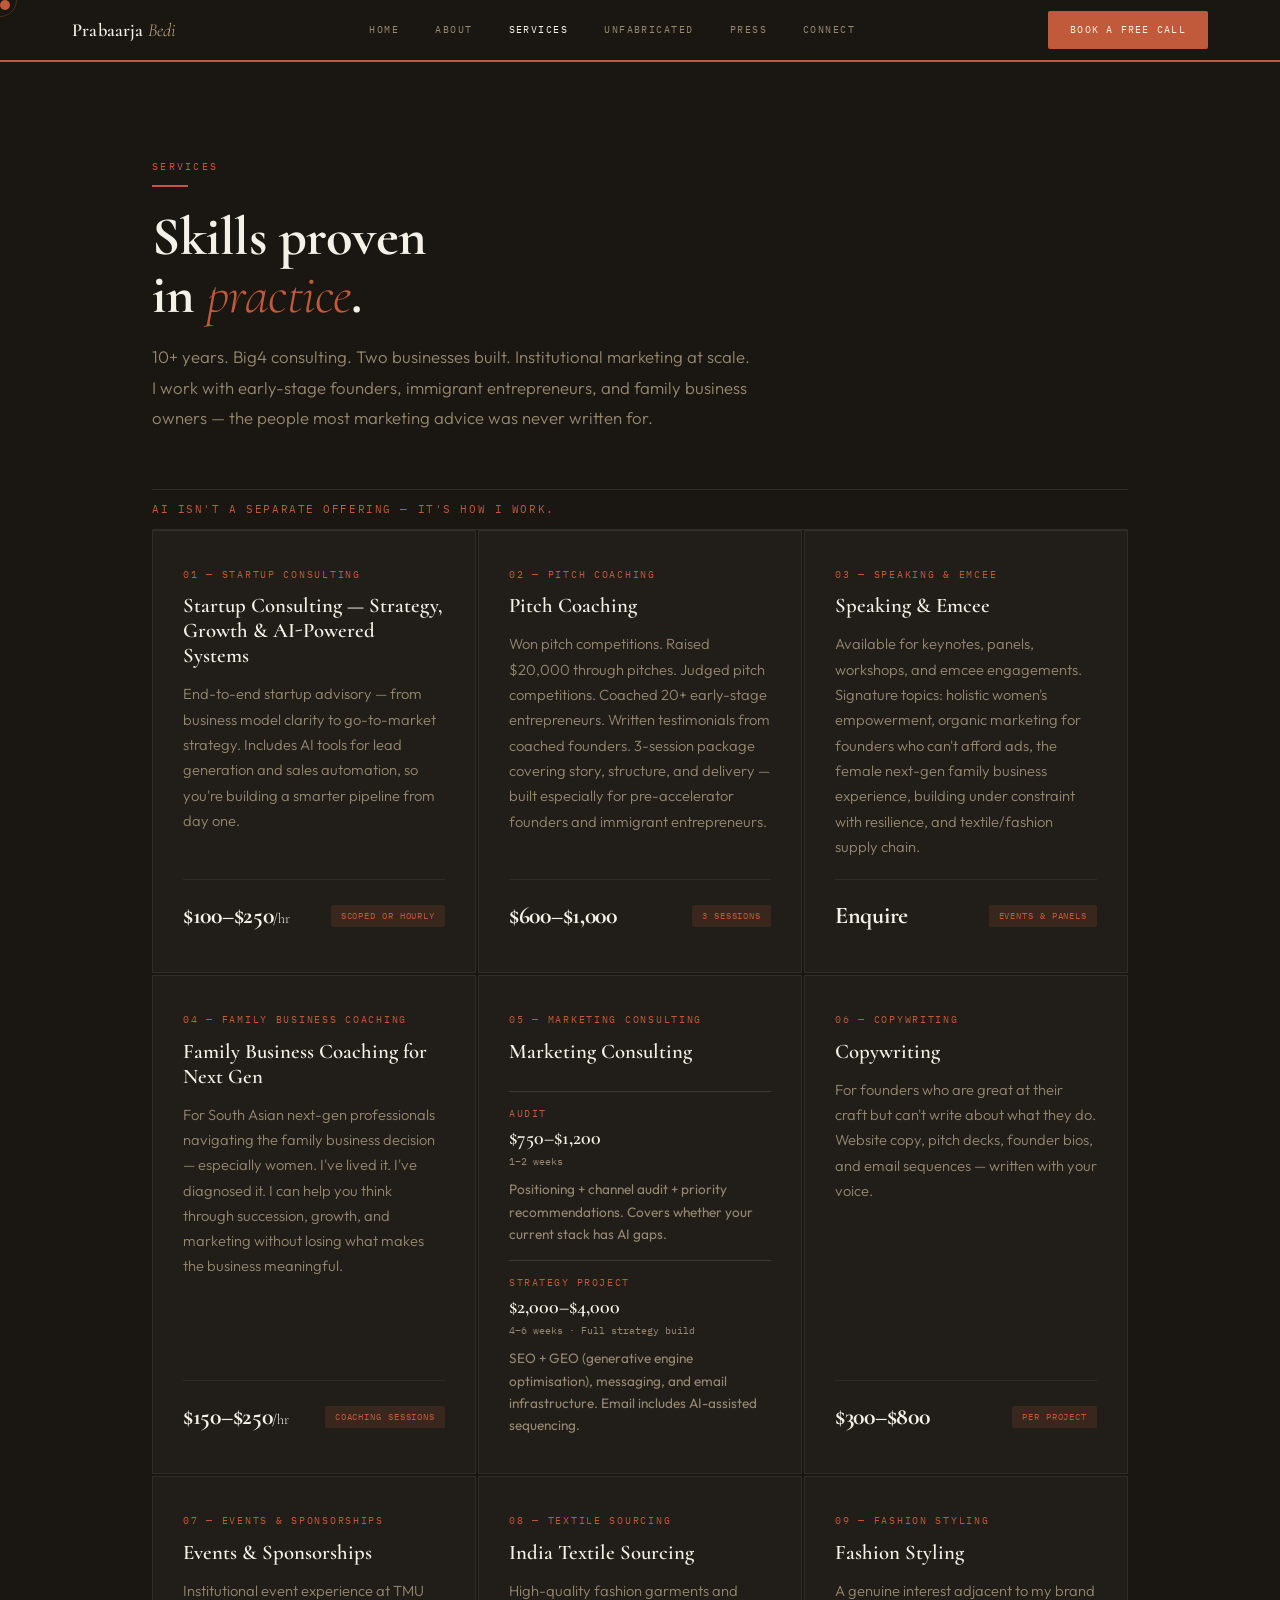
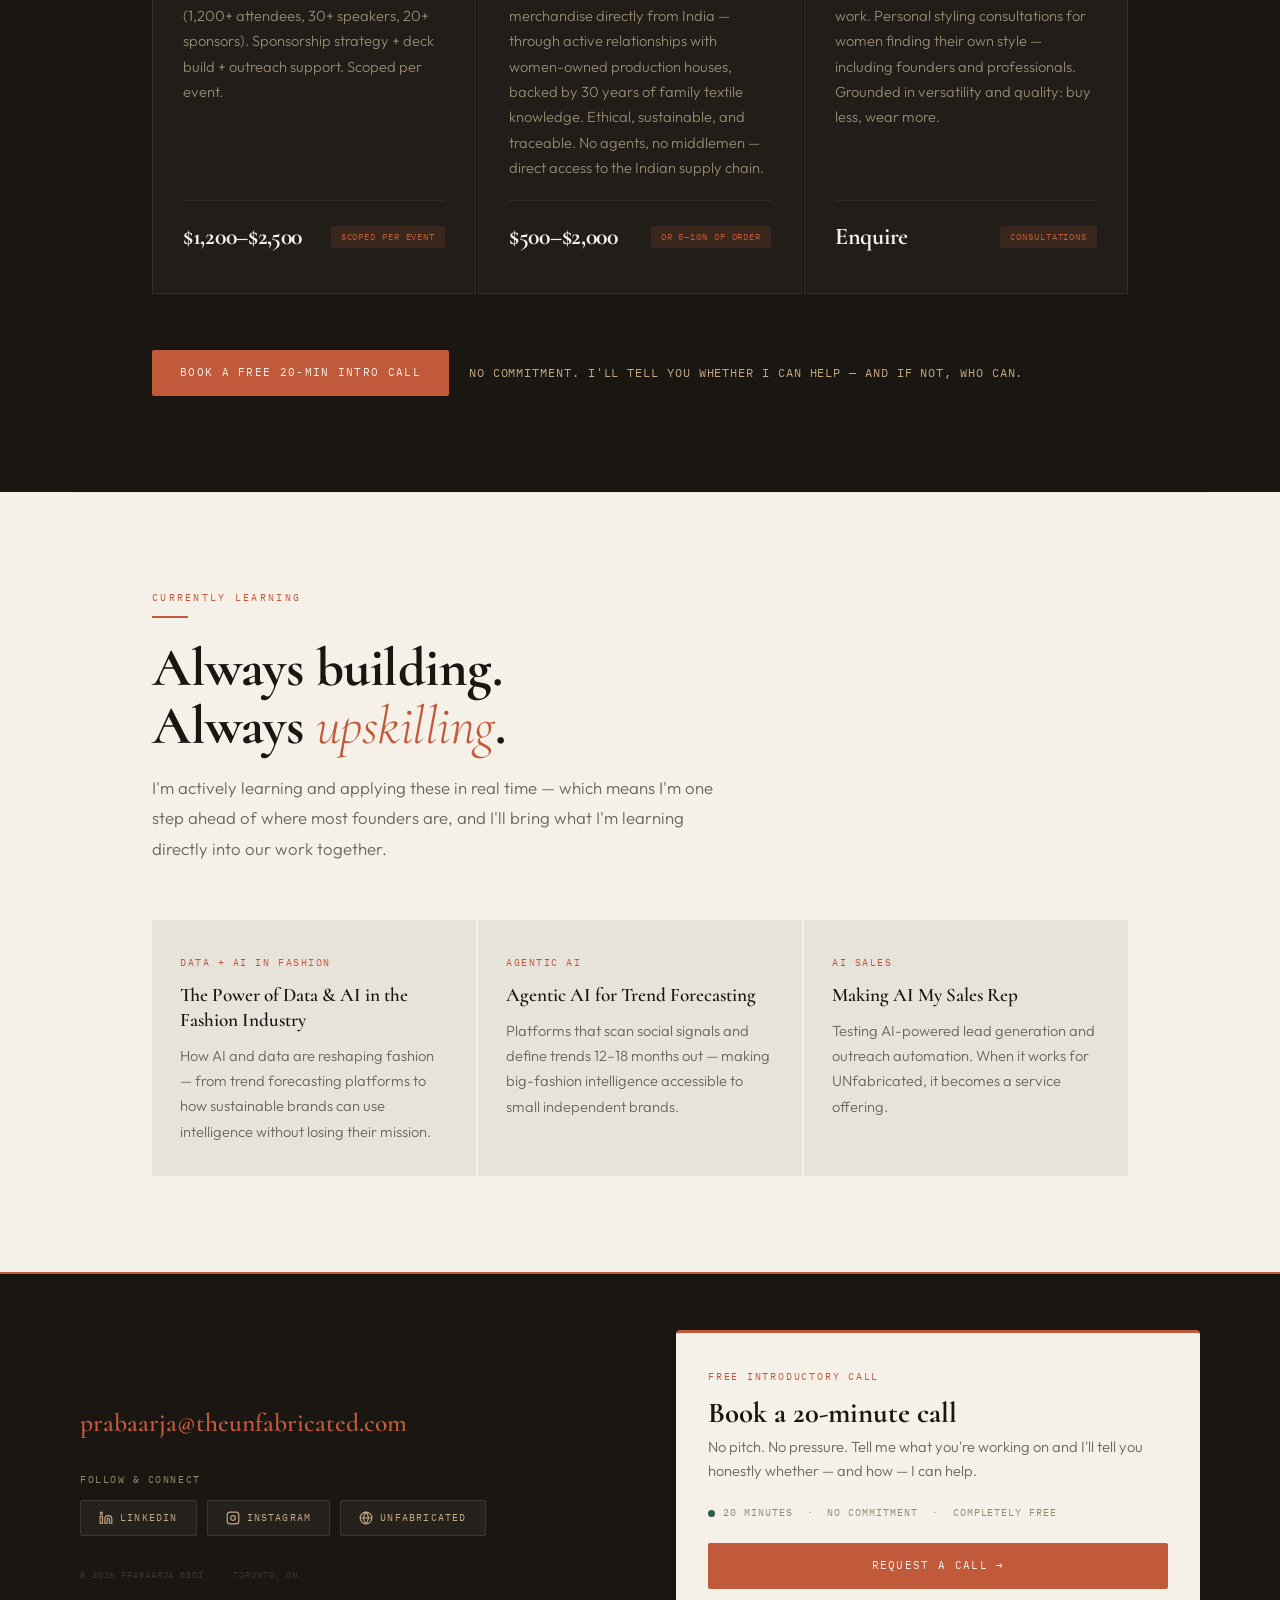
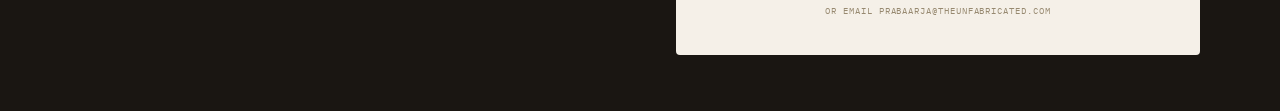
<file: services.html>
<!DOCTYPE html>
<html lang="en">
<head>
<meta charset="UTF-8">
<meta name="viewport" content="width=device-width, initial-scale=1.0">
<title>Services — Prabaarja Bedi</title>
<link href="https://fonts.googleapis.com/css2?family=Cormorant:ital,wght@0,500;0,600;0,700;1,300;1,400&family=Outfit:wght@300;400;500;600&family=IBM+Plex+Mono:wght@300;400&display=swap" rel="stylesheet">
<style>
*, *::before, *::after { box-sizing:border-box;margin:0;padding:0; }
:root { --charcoal:#1A1612;--cream:#F5F0E8;--terra:#C05A3A;--forest:#2D5B4E;--sand:#C4A882;--blush:#F3E2D8;--sage-lt:#E8EFEC;--grey-60:#6B6560;--stone:#978970;--mist:#E8E3DA;--serif:'Cormorant',Georgia,serif;--sans:'Outfit',system-ui,sans-serif;--mono:'IBM Plex Mono',monospace;--pad:72px; }
html { scroll-behavior:smooth; }
body { background:var(--cream);color:var(--charcoal);font-family:var(--sans);font-size:17px;line-height:1.65;-webkit-font-smoothing:antialiased;cursor:none;overflow-x:hidden; }
.cursor { width:10px;height:10px;background:var(--terra);border-radius:50%;position:fixed;top:0;left:0;pointer-events:none;z-index:9999;transition:transform 0.1s; }
.cursor-ring { width:34px;height:34px;border:1.5px solid var(--terra);border-radius:50%;position:fixed;top:0;left:0;pointer-events:none;z-index:9998;opacity:0.3;transition:transform 0.3s cubic-bezier(0.23,1,0.32,1); }
.cursor.big { transform:scale(2.4);background:var(--charcoal); }
.cursor-ring.big { opacity:0.1; }
nav { position:fixed;top:0;left:0;right:0;z-index:200;background:var(--charcoal);border-bottom:2px solid var(--terra);padding:0 var(--pad);display:flex;align-items:center;justify-content:space-between;height:62px; }
.nav-logo { font-family:var(--serif);font-size:1.15rem;font-weight:600;letter-spacing:0.01em;color:var(--cream);text-decoration:none; }
.nav-logo em { font-style:italic;font-weight:300;color:var(--sand); }
.nav-links { display:flex;gap:36px;align-items:center; }
.nav-links a { font-family:var(--mono);font-size:0.65rem;letter-spacing:0.14em;text-transform:uppercase;color:var(--stone);text-decoration:none;transition:color 0.2s; }
.nav-links a:hover,.nav-links a.active { color:var(--cream); }
.nav-cta { font-family:var(--mono);font-size:0.65rem;letter-spacing:0.12em;text-transform:uppercase;background:var(--terra);color:var(--cream);padding:10px 22px;border-radius:2px;text-decoration:none;transition:opacity 0.2s,transform 0.2s; }
.nav-cta:hover { opacity:0.88;transform:translateY(-1px); }
.sec-wrap { max-width:1120px;margin:0 auto;padding:96px var(--pad); }
.sec-eyebrow { font-family:var(--mono);font-size:0.65rem;letter-spacing:0.22em;text-transform:uppercase;color:var(--terra);margin-bottom:10px;display:block; }
.sec-rule { width:36px;height:2px;background:var(--terra);margin-bottom:22px;display:block; }
.sec-title { font-family:var(--serif);font-weight:700;font-size:clamp(2.4rem,4.5vw,3.4rem);line-height:1.06;letter-spacing:-0.5px;color:var(--charcoal);margin-bottom:18px; }
.sec-title em { font-style:italic;font-weight:300;color:var(--terra); }
.sec-sub { font-size:1.05rem;font-weight:300;color:var(--grey-60);line-height:1.8;max-width:580px;margin-bottom:56px; }
.reveal { opacity:0;transform:translateY(18px);transition:opacity 0.55s ease,transform 0.55s ease; }
.reveal.visible { opacity:1;transform:translateY(0); }
hr.divider { border:none;border-top:1px solid var(--mist);margin:0 var(--pad); }
.btn-terra { font-family:var(--mono);font-size:0.68rem;letter-spacing:0.12em;text-transform:uppercase;padding:14px 28px;background:var(--terra);color:var(--cream);border-radius:2px;text-decoration:none;display:inline-block;transition:opacity 0.2s,transform 0.2s;border:none;cursor:none; }
.btn-terra:hover { opacity:0.88;transform:translateY(-2px); }
#services { background:var(--charcoal);padding-top:62px; }
#services .sec-title { color:var(--cream); }
#services .sec-title em { color:var(--terra); }
#services .sec-sub { color:var(--stone);max-width:600px; }
#services .sec-eyebrow { color:var(--terra); }
#services .sec-rule { background:var(--terra); }
.services-grid { display:grid;grid-template-columns:repeat(3,1fr);gap:2px; }
.service-card { background:rgba(245,240,232,0.03);border:1px solid rgba(245,240,232,0.07);padding:36px 30px;display:flex;flex-direction:column;transition:background 0.25s,border-color 0.25s; }
.service-card:hover { background:rgba(192,90,58,0.06);border-color:rgba(192,90,58,0.3); }
.sc-label { font-family:var(--mono);font-size:0.6rem;letter-spacing:0.18em;text-transform:uppercase;color:var(--terra);margin-bottom:12px; }
.sc-title { font-family:var(--serif);font-weight:600;font-size:1.3rem;color:var(--cream);margin-bottom:12px;line-height:1.2; }
.sc-body { font-size:0.92rem;font-weight:300;line-height:1.72;color:var(--stone);flex:1; }
.sc-footer { margin-top:20px;padding-top:16px;border-top:1px solid rgba(245,240,232,0.06);display:flex;align-items:center;justify-content:space-between; }
.sc-price { font-family:var(--serif);font-size:1.5rem;font-weight:700;color:var(--cream);letter-spacing:-0.3px; }
.sc-badge { font-family:var(--mono);font-size:0.56rem;letter-spacing:0.1em;text-transform:uppercase;padding:4px 10px;border-radius:2px;background:rgba(192,90,58,0.15);color:var(--terra); }
.services-cta { margin-top:56px;display:flex;align-items:center;gap:20px;flex-wrap:wrap; }
.services-cta-note { font-family:var(--mono);font-size:0.72rem;letter-spacing:0.08em;text-transform:uppercase;color:var(--sand); }
#learning { background:var(--cream); }
.learning-grid { display:grid;grid-template-columns:repeat(3,1fr);gap:2px;margin-top:0; }
.learning-card { background:var(--mist);padding:32px 28px;border-top:3px solid transparent;transition:border-color 0.2s,background 0.2s; }
.learning-card:hover { border-color:var(--terra);background:var(--blush); }
.lc-label { font-family:var(--mono);font-size:0.6rem;letter-spacing:0.16em;text-transform:uppercase;color:var(--terra);margin-bottom:12px; }
.lc-title { font-family:var(--serif);font-weight:600;font-size:1.2rem;color:var(--charcoal);margin-bottom:10px;line-height:1.3; }
.lc-body { font-size:0.92rem;font-weight:300;color:var(--grey-60);line-height:1.72; }
footer { background:var(--charcoal);border-top:1px solid rgba(245,240,232,0.06);padding:22px var(--pad);display:flex;justify-content:space-between;align-items:center;flex-wrap:wrap;gap:12px; }
footer span { font-family:var(--mono);font-size:0.58rem;letter-spacing:0.1em;text-transform:uppercase;color:#3a3633; }
footer a { color:#3a3633;text-decoration:none;transition:color 0.2s; }
footer a:hover { color:var(--stone); }
@media (max-width:1024px) { :root{--pad:40px;} .services-grid{grid-template-columns:repeat(2,1fr);} .learning-grid{grid-template-columns:repeat(2,1fr);} }
@media (max-width:640px) { :root{--pad:22px;} body{font-size:16px;} .services-grid,.learning-grid{grid-template-columns:1fr;} .nav-links{display:none;} footer{flex-direction:column;align-items:flex-start;} }
</style>
</head>
<body>
<div class="cursor" id="cursor"></div>
<div class="cursor-ring" id="ring"></div>

<nav>
  <a href="index.html" class="nav-logo">Prabaarja <em>Bedi</em></a>
  <div class="nav-links">
    <a href="index.html">Home</a>
    <a href="about.html">About</a>
    <a href="services.html" class="active">Services</a>
    <a href="unfabricated.html">UNfabricated</a>
    <a href="press.html">Press</a>
    <a href="contact.html">Connect</a>
  </div>
  <a href="https://calendly.com/prabaarjabedi/20min-discovery-call" class="nav-cta">Book a free call</a>
</nav>

<section id="services">
  <div class="sec-wrap">
    <span class="sec-eyebrow">Services</span>
    <span class="sec-rule"></span>
    <h2 class="sec-title">Skills proven<br>in <em>practice</em>.</h2>
    <p class="sec-sub">10+ years. Big4 consulting. Two businesses built. Institutional marketing at scale. I work with early-stage founders, immigrant entrepreneurs, and family business owners — the people most marketing advice was never written for.</p>
    <p style="font-family:var(--mono);font-size:0.7rem;letter-spacing:0.14em;text-transform:uppercase;color:var(--terra);margin-top:14px;margin-bottom:0;padding:10px 0;border-top:1px solid rgba(245,240,232,0.1);border-bottom:1px solid rgba(245,240,232,0.1);">AI isn't a separate offering — it's how I work.</p>

    <div class="services-grid">
      <div class="service-card reveal">
        <div class="sc-label">01 — Startup Consulting</div>
        <div class="sc-title">Startup Consulting — Strategy, Growth &amp; AI-Powered Systems</div>
        <div class="sc-body">End-to-end startup advisory — from business model clarity to go-to-market strategy. Includes AI tools for lead generation and sales automation, so you're building a smarter pipeline from day one.</div>
        <div class="sc-footer"><span class="sc-price">$100–$250<span style="font-size:0.9rem;font-weight:300">/hr</span></span><span class="sc-badge">Scoped or hourly</span></div>
      </div>
      <div class="service-card reveal">
        <div class="sc-label">02 — Pitch Coaching</div>
        <div class="sc-title">Pitch Coaching</div>
        <div class="sc-body">Won pitch competitions. Raised $20,000 through pitches. Judged pitch competitions. Coached 20+ early-stage entrepreneurs. Written testimonials from coached founders. 3-session package covering story, structure, and delivery — built especially for pre-accelerator founders and immigrant entrepreneurs.</div>
        <div class="sc-footer"><span class="sc-price">$600–$1,000</span><span class="sc-badge">3 sessions</span></div>
      </div>
      <div class="service-card reveal">
        <div class="sc-label">03 — Speaking &amp; Emcee</div>
        <div class="sc-title">Speaking &amp; Emcee</div>
        <div class="sc-body">Available for keynotes, panels, workshops, and emcee engagements. Signature topics: holistic women's empowerment, organic marketing for founders who can't afford ads, the female next-gen family business experience, building under constraint with resilience, and textile/fashion supply chain.</div>
        <div class="sc-footer"><span class="sc-price">Enquire</span><span class="sc-badge">Events &amp; panels</span></div>
      </div>
      <div class="service-card reveal">
        <div class="sc-label">04 — Family Business Coaching</div>
        <div class="sc-title">Family Business Coaching for Next Gen</div>
        <div class="sc-body">For South Asian next-gen professionals navigating the family business decision — especially women. I've lived it. I've diagnosed it. I can help you think through succession, growth, and marketing without losing what makes the business meaningful.</div>
        <div class="sc-footer"><span class="sc-price">$150–$250<span style="font-size:0.9rem;font-weight:300">/hr</span></span><span class="sc-badge">Coaching sessions</span></div>
      </div>
      <div class="service-card reveal">
        <div class="sc-label">05 — Marketing Consulting</div>
        <div class="sc-title">Marketing Consulting</div>
        <div style="display:flex;flex-direction:column;gap:0;margin-top:14px;">
          <div style="border-top:1px solid rgba(245,240,232,0.12);padding:14px 0;">
            <div style="font-family:var(--mono);font-size:0.6rem;letter-spacing:0.16em;text-transform:uppercase;color:var(--terra);margin-bottom:5px;">Audit</div>
            <div style="font-family:var(--serif);font-size:1.25rem;font-weight:600;color:var(--cream);line-height:1.2;margin-bottom:4px;">$750–$1,200</div>
            <div style="font-family:var(--mono);font-size:0.6rem;color:var(--stone);margin-bottom:8px;">1–2 weeks</div>
            <div style="font-size:0.85rem;color:var(--stone);line-height:1.65;">Positioning + channel audit + priority recommendations. Covers whether your current stack has AI gaps.</div>
          </div>
          <div style="border-top:1px solid rgba(245,240,232,0.12);padding:14px 0 0 0;">
            <div style="font-family:var(--mono);font-size:0.6rem;letter-spacing:0.16em;text-transform:uppercase;color:var(--terra);margin-bottom:5px;">Strategy Project</div>
            <div style="font-family:var(--serif);font-size:1.25rem;font-weight:600;color:var(--cream);line-height:1.2;margin-bottom:4px;">$2,000–$4,000</div>
            <div style="font-family:var(--mono);font-size:0.6rem;color:var(--stone);margin-bottom:8px;">4–6 weeks · Full strategy build</div>
            <div style="font-size:0.85rem;color:var(--stone);line-height:1.65;">SEO + GEO (generative engine optimisation), messaging, and email infrastructure. Email includes AI-assisted sequencing.</div>
          </div>
        </div>
      </div>
      <div class="service-card reveal">
        <div class="sc-label">06 — Copywriting</div>
        <div class="sc-title">Copywriting</div>
        <div class="sc-body">For founders who are great at their craft but can't write about what they do. Website copy, pitch decks, founder bios, and email sequences — written with your voice.</div>
        <div class="sc-footer"><span class="sc-price">$300–$800</span><span class="sc-badge">Per project</span></div>
      </div>
      <div class="service-card reveal">
        <div class="sc-label">07 — Events &amp; Sponsorships</div>
        <div class="sc-title">Events &amp; Sponsorships</div>
        <div class="sc-body">Institutional event experience at TMU (1,200+ attendees, 30+ speakers, 20+ sponsors). Sponsorship strategy + deck build + outreach support. Scoped per event.</div>
        <div class="sc-footer"><span class="sc-price">$1,200–$2,500</span><span class="sc-badge">Scoped per event</span></div>
      </div>
      <div class="service-card reveal">
        <div class="sc-label">08 — Textile Sourcing</div>
        <div class="sc-title">India Textile Sourcing</div>
        <div class="sc-body">High-quality fashion garments and merchandise directly from India — through active relationships with women-owned production houses, backed by 30 years of family textile knowledge. Ethical, sustainable, and traceable. No agents, no middlemen — direct access to the Indian supply chain.</div>
        <div class="sc-footer"><span class="sc-price">$500–$2,000</span><span class="sc-badge">Or 5–10% of order</span></div>
      </div>
      <div class="service-card reveal">
        <div class="sc-label">09 — Fashion Styling</div>
        <div class="sc-title">Fashion Styling</div>
        <div class="sc-body">A genuine interest adjacent to my brand work. Personal styling consultations for women finding their own style — including founders and professionals. Grounded in versatility and quality: buy less, wear more.</div>
        <div class="sc-footer"><span class="sc-price">Enquire</span><span class="sc-badge">Consultations</span></div>
      </div>
    </div>

    <div class="services-cta">
      <a href="https://calendly.com/prabaarjabedi/20min-discovery-call" class="btn-terra">Book a free 20-min intro call</a>
      <span class="services-cta-note">No commitment. I'll tell you whether I can help — and if not, who can.</span>
    </div>
  </div>
</section>

<hr class="divider">

<section id="learning">
  <div class="sec-wrap">
    <span class="sec-eyebrow">Currently Learning</span>
    <span class="sec-rule"></span>
    <h2 class="sec-title">Always building.<br>Always <em>upskilling</em>.</h2>
    <p class="sec-sub">I'm actively learning and applying these in real time — which means I'm one step ahead of where most founders are, and I'll bring what I'm learning directly into our work together.</p>
    <div class="learning-grid">
      <div class="learning-card reveal">
        <div class="lc-label">Data + AI in Fashion</div>
        <div class="lc-title">The Power of Data &amp; AI in the Fashion Industry</div>
        <div class="lc-body">How AI and data are reshaping fashion — from trend forecasting platforms to how sustainable brands can use intelligence without losing their mission.</div>
      </div>
      <div class="learning-card reveal">
        <div class="lc-label">Agentic AI</div>
        <div class="lc-title">Agentic AI for Trend Forecasting</div>
        <div class="lc-body">Platforms that scan social signals and define trends 12–18 months out — making big-fashion intelligence accessible to small independent brands.</div>
      </div>
      <div class="learning-card reveal">
        <div class="lc-label">AI Sales</div>
        <div class="lc-title">Making AI My Sales Rep</div>
        <div class="lc-body">Testing AI-powered lead generation and outreach automation. When it works for UNfabricated, it becomes a service offering.</div>
      </div>
    </div>
  </div>
</section>



<script>
const cur=document.getElementById('cursor'),rng=document.getElementById('ring');
let mx=0,my=0,rx=0,ry=0;
document.addEventListener('mousemove',e=>{mx=e.clientX;my=e.clientY;cur.style.transform=`translate(${mx-5}px,${my-5}px)`;});
(function loop(){rx+=(mx-rx)*0.1;ry+=(my-ry)*0.1;rng.style.transform=`translate(${rx-17}px,${ry-17}px)`;requestAnimationFrame(loop);})();
document.querySelectorAll('a,button').forEach(el=>{el.addEventListener('mouseenter',()=>{cur.classList.add('big');rng.classList.add('big');});el.addEventListener('mouseleave',()=>{cur.classList.remove('big');rng.classList.remove('big');});});
const obs=new IntersectionObserver(entries=>{entries.forEach(e=>{if(e.isIntersecting)e.target.classList.add('visible');});},{threshold:0.08});
document.querySelectorAll('.reveal').forEach(el=>obs.observe(el));
</script>
<!-- ── FOOTER ── -->
<footer style="background:var(--charcoal);border-top:2px solid var(--terra);padding:56px var(--pad);">
  <div style="max-width:1120px;margin:0 auto;display:grid;grid-template-columns:1fr 1fr;gap:72px;align-items:center;">
    <div>
      <a href="mailto:prabaarja@theunfabricated.com" style="font-family:var(--serif);font-size:1.6rem;font-weight:600;color:var(--terra);text-decoration:none;display:block;margin-bottom:28px;transition:color 0.2s;">prabaarja@theunfabricated.com</a>
      <div style="font-family:var(--mono);font-size:0.6rem;letter-spacing:0.16em;text-transform:uppercase;color:var(--stone);margin-bottom:12px;">Follow &amp; connect</div>
      <div style="display:flex;gap:10px;flex-wrap:wrap;">
        <a href="https://www.linkedin.com/in/prabaarjabedi/" target="_blank" style="font-family:var(--mono);font-size:0.62rem;letter-spacing:0.12em;text-transform:uppercase;padding:9px 18px;border-radius:2px;background:rgba(245,240,232,0.05);border:1px solid rgba(245,240,232,0.1);color:var(--sand);text-decoration:none;display:flex;align-items:center;gap:7px;transition:background 0.2s,border-color 0.2s;"><svg width="14" height="14" viewBox="0 0 24 24" fill="none" stroke="currentColor" stroke-width="2"><path d="M16 8a6 6 0 0 1 6 6v7h-4v-7a2 2 0 0 0-2-2 2 2 0 0 0-2 2v7h-4v-7a6 6 0 0 1 6-6z"/><rect x="2" y="9" width="4" height="12"/><circle cx="4" cy="4" r="2"/></svg>LinkedIn</a>
        <a href="https://instagram.com/unfabricated" target="_blank" style="font-family:var(--mono);font-size:0.62rem;letter-spacing:0.12em;text-transform:uppercase;padding:9px 18px;border-radius:2px;background:rgba(245,240,232,0.05);border:1px solid rgba(245,240,232,0.1);color:var(--sand);text-decoration:none;display:flex;align-items:center;gap:7px;transition:background 0.2s,border-color 0.2s;"><svg width="14" height="14" viewBox="0 0 24 24" fill="none" stroke="currentColor" stroke-width="2"><rect x="2" y="2" width="20" height="20" rx="5" ry="5"/><path d="M16 11.37A4 4 0 1 1 12.63 8 4 4 0 0 1 16 11.37z"/><line x1="17.5" y1="6.5" x2="17.51" y2="6.5"/></svg>Instagram</a>
        <a href="https://theunfabricated.com" target="_blank" style="font-family:var(--mono);font-size:0.62rem;letter-spacing:0.12em;text-transform:uppercase;padding:9px 18px;border-radius:2px;background:rgba(245,240,232,0.05);border:1px solid rgba(245,240,232,0.1);color:var(--sand);text-decoration:none;display:flex;align-items:center;gap:7px;transition:background 0.2s,border-color 0.2s;"><svg width="14" height="14" viewBox="0 0 24 24" fill="none" stroke="currentColor" stroke-width="2"><circle cx="12" cy="12" r="10"/><path d="M2 12h20M12 2a15.3 15.3 0 0 1 4 10 15.3 15.3 0 0 1-4 10 15.3 15.3 0 0 1-4-10 15.3 15.3 0 0 1 4-10z"/></svg>UNfabricated</a>
      </div>
      <div style="margin-top:32px;font-family:var(--mono);font-size:0.56rem;letter-spacing:0.1em;text-transform:uppercase;color:#3a3633;">&copy; 2026 Prabaarja Bedi &nbsp;·&nbsp; Toronto, ON</div>
    </div>
    <div>
      <div style="background:var(--cream);border-radius:4px;padding:36px 32px;border-top:3px solid var(--terra);">
        <span style="font-family:var(--mono);font-size:0.62rem;letter-spacing:0.18em;text-transform:uppercase;color:var(--terra);margin-bottom:12px;display:block;">Free introductory call</span>
        <div style="font-family:var(--serif);font-weight:700;font-size:1.8rem;color:var(--charcoal);margin-bottom:6px;line-height:1.1;">Book a 20-minute call</div>
        <div style="font-size:0.92rem;font-weight:300;color:var(--grey-60);line-height:1.65;margin-bottom:22px;">No pitch. No pressure. Tell me what you're working on and I'll tell you honestly whether — and how — I can help.</div>
        <div style="display:flex;align-items:center;gap:8px;font-family:var(--mono);font-size:0.6rem;letter-spacing:0.1em;text-transform:uppercase;color:var(--stone);margin-bottom:22px;"><div style="width:7px;height:7px;border-radius:50%;background:var(--forest);flex-shrink:0;"></div>20 minutes &nbsp;·&nbsp; No commitment &nbsp;·&nbsp; Completely free</div>
        <a href="https://calendly.com/prabaarjabedi/20min-discovery-call" style="font-family:var(--mono);font-size:0.68rem;letter-spacing:0.12em;text-transform:uppercase;padding:14px 28px;background:var(--terra);color:var(--cream);border-radius:2px;text-decoration:none;display:block;text-align:center;transition:opacity 0.2s;">Request a call →</a>
        <div style="margin-top:14px;text-align:center;font-family:var(--mono);font-size:0.58rem;letter-spacing:0.1em;text-transform:uppercase;color:var(--stone);">Or email prabaarja@theunfabricated.com</div>
      </div>
    </div>
  </div>
</footer>

</body>
</html>
</file>
